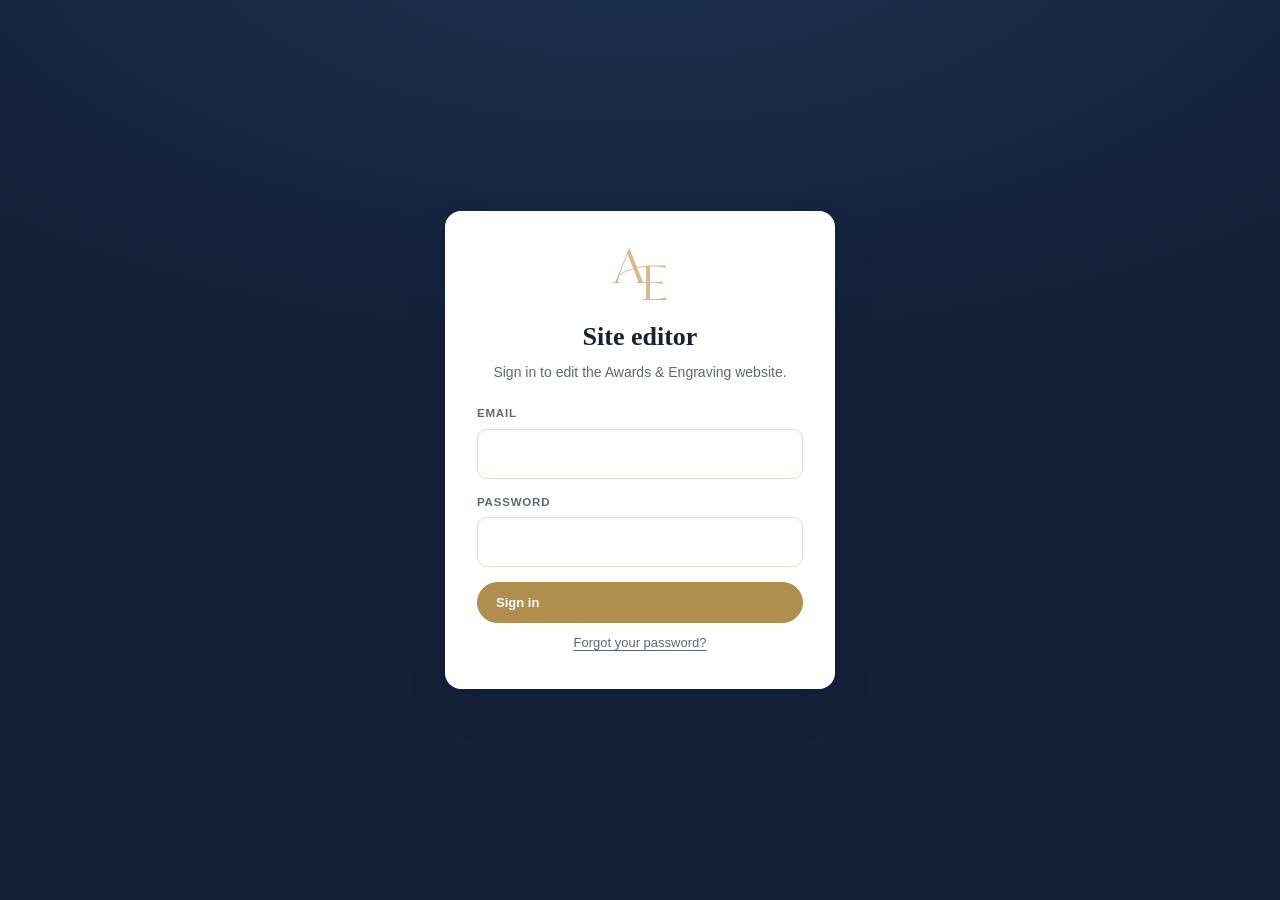
<file: admin/index.html>
<!DOCTYPE html>
<html lang="en">
<head>
<meta charset="UTF-8" />
<meta name="viewport" content="width=device-width, initial-scale=1.0" />
<meta name="robots" content="noindex, nofollow" />
<title>Site editor — Awards &amp; Engraving</title>
<link rel="icon" href="/assets/favicon.svg" />
<link rel="stylesheet" href="/assets/fonts.css" />
<link rel="stylesheet" href="/admin/admin.css?v=20260903" />
</head>
<body>

<!-- ── login ───────────────────────────────────────────────────────────── -->
<div class="login" id="loginView" hidden>
  <form class="login-card" id="loginForm">
    <img class="login-logo" src="/assets/ae-logomark-gold.svg" alt="" />
    <h1>Site editor</h1>
    <p class="muted">Sign in to edit the Awards &amp; Engraving website.</p>
    <label for="email">Email</label>
    <input id="email" type="email" autocomplete="username" required />
    <label for="password">Password</label>
    <input id="password" type="password" autocomplete="current-password" required />
    <button class="btn-gold" type="submit" id="loginBtn">Sign in</button>
    <button class="login-link" type="button" id="forgotBtn">Forgot your password?</button>
    <p class="login-err" id="loginErr" hidden></p>
    <p class="login-ok" id="loginOk" hidden></p>
  </form>

  <!-- Shown when arriving from a reset email (Supabase puts a recovery token
       in the URL fragment). Lets the user set a new password without us ever
       seeing it. -->
  <form class="login-card" id="resetForm" hidden>
    <img class="login-logo" src="/assets/ae-logomark-gold.svg" alt="" />
    <h1>Choose a password</h1>
    <p class="muted">Pick something you'll remember — at least 8 characters.</p>
    <label for="newPass">New password</label>
    <input id="newPass" type="password" autocomplete="new-password" minlength="8" required />
    <label for="newPass2">Type it again</label>
    <input id="newPass2" type="password" autocomplete="new-password" minlength="8" required />
    <button class="btn-gold" type="submit" id="resetBtn">Save password</button>
    <p class="login-err" id="resetErr" hidden></p>
  </form>
</div>

<!-- ── app ─────────────────────────────────────────────────────────────── -->
<div class="app" id="appView" hidden>
  <aside class="side">
    <div class="side-brand">
      <img src="/assets/ae-logomark-gold.svg" alt="" />
      <span>Site editor</span>
    </div>
    <nav class="side-nav" id="sideNav"></nav>
    <div class="side-foot">
      <span class="avatar" id="whoInitial">?</span>
      <span class="who-wrap">
        <span class="who" id="whoAmI"></span>
        <button class="linkish" id="signOut" type="button">Sign out</button>
      </span>
    </div>
  </aside>

  <main class="main" id="main">
    <div class="loading">Loading…</div>
  </main>
</div>

<div class="toasts" id="toasts" aria-live="polite"></div>

<script src="/site-config.js"></script>
<script src="/assets/sentry.js"></script>
<script src="/site-lists.js"></script>
<script src="/admin/icons.js"></script>
<script src="/admin/verses.js"></script>
<script src="/admin/crop.js"></script>
<script src="/admin/admin.js?v=20260903"></script>
</body>
</html>
</file>
<file: assets/fonts.css>
/* Awards & Engraving — self-hosted webfonts (brand-substitute set)
   IvyPresto Display -> Cormorant Garamond | Centra No2 -> Inter | Pitch -> Space Grotesk */

@font-face{font-family:'Cormorant Garamond';font-style:italic;font-weight:500;font-display:swap;src:url('/assets/fonts/cormorantgaramond-500-i.woff2') format('woff2')}
@font-face{font-family:'Cormorant Garamond';font-style:italic;font-weight:600;font-display:swap;src:url('/assets/fonts/cormorantgaramond-600-i.woff2') format('woff2')}
@font-face{font-family:'Cormorant Garamond';font-style:normal;font-weight:400;font-display:swap;src:url('/assets/fonts/cormorantgaramond-400.woff2') format('woff2')}
@font-face{font-family:'Cormorant Garamond';font-style:normal;font-weight:500;font-display:swap;src:url('/assets/fonts/cormorantgaramond-500.woff2') format('woff2')}
@font-face{font-family:'Cormorant Garamond';font-style:normal;font-weight:600;font-display:swap;src:url('/assets/fonts/cormorantgaramond-600.woff2') format('woff2')}
@font-face{font-family:'Inter';font-style:normal;font-weight:400;font-display:swap;src:url('/assets/fonts/inter-400.woff2') format('woff2')}
@font-face{font-family:'Inter';font-style:normal;font-weight:500;font-display:swap;src:url('/assets/fonts/inter-500.woff2') format('woff2')}
@font-face{font-family:'Inter';font-style:normal;font-weight:600;font-display:swap;src:url('/assets/fonts/inter-600.woff2') format('woff2')}
@font-face{font-family:'Inter';font-style:normal;font-weight:700;font-display:swap;src:url('/assets/fonts/inter-700.woff2') format('woff2')}
@font-face{font-family:'Space Grotesk';font-style:normal;font-weight:400;font-display:swap;src:url('/assets/fonts/spacegrotesk-400.woff2') format('woff2')}
@font-face{font-family:'Space Grotesk';font-style:normal;font-weight:500;font-display:swap;src:url('/assets/fonts/spacegrotesk-500.woff2') format('woff2')}
@font-face{font-family:'Space Grotesk';font-style:normal;font-weight:600;font-display:swap;src:url('/assets/fonts/spacegrotesk-600.woff2') format('woff2')}
@font-face{font-family:'Space Grotesk';font-style:normal;font-weight:700;font-display:swap;src:url('/assets/fonts/spacegrotesk-700.woff2') format('woff2')}
</file>
<file: admin/admin.css>
/* Awards & Engraving — site editor.
   Plain CSS, no build. Light UI on purpose: this is used in daylight in a shop,
   where the dark marketing palette is hard to read for long stretches. */
:root{
  --navy:#132038; --navy-2:#1b2b48; --gold:#b08e4e; --gold-2:#d3b878;
  --ink:#182231; --ink-soft:#5d6879; --ink-mute:#8b95a5;
  --line:#e3ddcf; --line-2:#f0ebe0; --paper:#faf8f3; --card:#fff;
  --ok:#2e7d5b; --warn:#a4681c; --err:#b3402e;
  --serif:"Zodiak",Georgia,serif; --sans:"General Sans",-apple-system,BlinkMacSystemFont,sans-serif;
  --sh:0 1px 2px rgba(19,32,56,.05),0 6px 20px rgba(19,32,56,.06);
  --sh-lg:0 2px 4px rgba(19,32,56,.06),0 18px 42px rgba(19,32,56,.10);
}
*{box-sizing:border-box;margin:0;padding:0}
body{font-family:var(--sans);background:var(--paper);color:var(--ink);line-height:1.5;-webkit-font-smoothing:antialiased}
button,input,select,textarea{font:inherit;color:inherit}
[hidden]{display:none!important}
.ic{width:18px;height:18px;flex:0 0 auto}

/* ---------------- login ---------------- */
.login{min-height:100dvh;display:grid;place-items:center;padding:24px;
  background:radial-gradient(120% 80% at 50% -10%,#1e3252 0%,var(--navy) 60%)}
.login-card{width:100%;max-width:390px;background:var(--card);border-radius:16px;padding:36px 32px;box-shadow:var(--sh-lg);display:flex;flex-direction:column}
.login-logo{width:54px;height:54px;object-fit:contain;margin:0 auto 16px}
.login-card h1{font-family:var(--serif);font-size:26px;text-align:center}
.login-card .muted{text-align:center;color:var(--ink-soft);font-size:14px;margin:6px 0 22px}
.login-card label{font-size:11.5px;font-weight:600;letter-spacing:.07em;text-transform:uppercase;color:var(--ink-soft);margin-bottom:6px}
.login-card input{border:1px solid var(--line);border-radius:10px;padding:12px 13px;margin-bottom:15px;background:#fff}
.login-card input:focus{outline:2px solid var(--gold-2);outline-offset:1px;border-color:var(--gold)}
.login-err{margin-top:12px;color:var(--err);font-size:13.5px;text-align:center}

/* ---------------- shell ---------------- */
.app{display:grid;grid-template-columns:250px 1fr;min-height:100dvh}
.side{background:var(--navy);color:#f0e7d3;display:flex;flex-direction:column;padding:18px 12px;position:sticky;top:0;height:100dvh}
.side-brand{display:flex;align-items:center;gap:10px;padding:6px 8px 16px;font-family:var(--serif);font-size:16.5px}
.side-brand img{width:30px;height:30px;object-fit:contain}
.side-nav{display:flex;flex-direction:column;gap:1px;flex:1;overflow-y:auto}
/* Group headings are the map of the whole panel — at 10px/40% they were
   effectively invisible and people scanned straight past them into the wrong
   section. Bigger, brighter, in the brand gold, with a rule above so each
   group reads as its own block rather than more list items. */
.side-nav .grp{
  font-size:11.5px;
  font-weight:700;
  letter-spacing:.16em;
  text-transform:uppercase;
  color:var(--gold);
  padding:9px 10px 7px;
  margin-top:16px;
  border-top:1px solid rgba(255,255,255,.13);
}
.side-nav .grp:first-of-type{margin-top:10px}
.side-nav button{display:flex;align-items:center;gap:10px;text-align:left;background:none;border:0;
  color:rgba(240,231,211,.82);padding:9px 10px;border-radius:9px;cursor:pointer;font-size:13.5px;transition:.15s}
.side-nav button .ic{opacity:.75}
.side-nav button:hover{background:rgba(255,255,255,.07);color:#fff}
.side-nav button:hover .ic{opacity:1}
.side-nav button[aria-current="true"]{background:var(--gold);color:var(--navy);font-weight:600}
.side-nav button[aria-current="true"] .ic{opacity:1}
.side-foot{border-top:1px solid rgba(255,255,255,.12);padding-top:12px;margin-top:8px;display:flex;align-items:center;gap:10px}
.avatar{flex:0 0 34px;width:34px;height:34px;border-radius:50%;background:var(--gold);color:var(--navy);
  display:grid;place-items:center;font-family:var(--serif);font-weight:700;font-size:15px}
.who-wrap{min-width:0;display:flex;flex-direction:column}
.who{font-size:11.5px;color:rgba(240,231,211,.62);overflow:hidden;text-overflow:ellipsis;white-space:nowrap}
.linkish{background:none;border:0;color:var(--gold-2);cursor:pointer;font-size:12.5px;text-align:left;padding:0;text-decoration:underline}
.main{min-width:0;display:flex;flex-direction:column}
.loading{padding:40px;color:var(--ink-soft)}

/* ---------------- dashboard ---------------- */
.dash-top{display:flex;align-items:center;justify-content:space-between;gap:26px;flex-wrap:wrap;
  padding:30px 30px 26px;background:linear-gradient(135deg,var(--navy) 0%,var(--navy-2) 100%);color:#f0e7d3}
.dash-hello .eyebrow-sm{font-size:11px;letter-spacing:.16em;text-transform:uppercase;color:var(--gold-2);margin-bottom:4px}
.dash-hello h1{font-family:var(--serif);font-size:34px;line-height:1.1}
.dash-hello .signed{display:flex;align-items:center;gap:7px;font-size:12.5px;color:rgba(240,231,211,.66);margin-top:8px}
.dash-hello .signed b{color:#f0e7d3;font-weight:600}
.dash-hello .dot{width:7px;height:7px;border-radius:50%;background:#5ad19a;box-shadow:0 0 0 3px rgba(90,209,154,.2)}
.verse{max-width:390px;border-left:2px solid var(--gold);padding:4px 0 4px 16px}
.verse blockquote{font-family:var(--serif);font-style:italic;font-size:15px;line-height:1.5;color:rgba(240,231,211,.9)}
.verse figcaption{font-size:11.5px;letter-spacing:.1em;text-transform:uppercase;color:var(--gold-2);margin-top:8px}

.dash-pad{padding:22px 30px 0}
.dash-h{font-family:var(--serif);font-size:16px;margin-bottom:12px;display:flex;align-items:center;gap:8px;color:var(--ink)}
.dash-h .ic{width:16px;height:16px;color:var(--gold)}
.dash-search{width:100%;display:flex;align-items:center;gap:11px;background:var(--card);border:1px solid var(--line);
  border-radius:12px;padding:14px 16px;cursor:pointer;color:var(--ink-soft);font-size:14.5px;box-shadow:var(--sh);transition:.18s}
.dash-search:hover{border-color:var(--gold);color:var(--ink)}
.dash-search .ic{color:var(--gold)}
.dash-search span{flex:1;text-align:left}
.dash-search kbd{font-family:var(--sans);font-size:11px;border:1px solid var(--line);border-radius:6px;padding:3px 7px;color:var(--ink-mute);background:var(--paper)}

.quick{display:grid;grid-template-columns:repeat(auto-fit,minmax(220px,1fr));gap:12px}
.quick-card{display:flex;align-items:center;gap:12px;background:var(--card);border:1px solid var(--line);border-radius:12px;
  padding:14px;cursor:pointer;text-align:left;box-shadow:var(--sh);transition:.18s}
.quick-card:hover{border-color:var(--gold);transform:translateY(-2px);box-shadow:var(--sh-lg)}
.quick-ic{flex:0 0 38px;width:38px;height:38px;border-radius:10px;display:grid;place-items:center}
.quick-tx{display:flex;flex-direction:column;min-width:0}
.quick-tx b{font-size:13.5px}
.quick-tx small{font-size:11.5px;color:var(--ink-soft)}
.tint-sky{background:#e4f1fb;color:#2b6ea8}
.tint-amber{background:#fdf2df;color:#a4681c}
.tint-green{background:#e5f3ec;color:#2e7d5b}
.tint-violet{background:#eeeafc;color:#5b46a8}
.tint-red{background:#fbe9e6;color:#b3402e}

.cards{display:grid;grid-template-columns:repeat(auto-fill,minmax(216px,1fr));gap:12px}
.card{border:1px solid var(--line);border-radius:14px;background:var(--card);padding:16px;text-align:left;cursor:pointer;box-shadow:var(--sh);transition:.18s}
.card:hover{border-color:var(--gold);transform:translateY(-2px);box-shadow:var(--sh-lg)}
.card-top{display:flex;align-items:center;justify-content:space-between;margin-bottom:11px}
.card-ic{width:36px;height:36px;border-radius:10px;background:rgba(176,142,78,.12);color:var(--gold);display:grid;place-items:center}
.card-go{width:15px;height:15px;color:var(--ink-mute)}
.card:hover .card-go{color:var(--gold)}
.card h4{font-family:var(--serif);font-size:16px;margin-bottom:3px}
.card p{font-size:12.5px;color:var(--ink-soft);line-height:1.45}
.card-path{display:inline-block;margin-top:9px;font-size:11px;color:var(--ink-mute);background:var(--paper);border:1px solid var(--line-2);border-radius:5px;padding:2px 6px}

.dash-two{display:grid;grid-template-columns:1fr 1fr;gap:22px;padding-bottom:40px}
.panel{list-style:none;border:1px solid var(--line);border-radius:14px;background:var(--card);overflow:hidden;box-shadow:var(--sh)}
.panel li{display:flex;gap:11px;align-items:flex-start;padding:12px 14px;border-top:1px solid var(--line-2);font-size:13px}
.panel li:first-child{border-top:0}
.panel li b{font-size:13px;display:block}
.panel li p{font-size:12px;color:var(--ink-soft);margin-top:1px}
.panel .when{margin-left:auto;font-size:11.5px;color:var(--ink-mute);white-space:nowrap}
.act-ic{flex:0 0 28px;width:28px;height:28px;border-radius:8px;display:grid;place-items:center}
.act-ic .ic{width:15px;height:15px}

/* ---------------- page header ---------------- */
.head{display:flex;align-items:flex-start;justify-content:space-between;gap:18px;padding:20px 28px 16px;border-bottom:1px solid var(--line-2);background:var(--card)}
.crumb{font-size:11.5px;color:var(--ink-mute);margin-bottom:5px}
.crumb a{color:var(--ink-soft);text-decoration:none}
.crumb a:hover{color:var(--gold)}
.crumb .sep{margin:0 6px}
.head h2{font-family:var(--serif);font-size:23px;line-height:1.2}
.head p{color:var(--ink-soft);font-size:13px;margin-top:4px;max-width:64ch}
.head-actions{display:flex;align-items:center;gap:10px;flex:0 0 auto}
.status{font-size:12.5px;color:var(--ink-soft);white-space:nowrap}
.status.dirty{color:var(--warn);font-weight:600}
.status.saved{color:var(--ok);font-weight:600}

.btn-gold{display:inline-flex;align-items:center;gap:7px;background:var(--gold);color:#fff;border:1px solid var(--gold);
  border-radius:100px;padding:10px 18px;font-weight:700;font-size:13px;cursor:pointer;transition:.2s}
.btn-gold:hover:not(:disabled){background:#c39c58}
.btn-gold:disabled{opacity:.4;cursor:not-allowed}
.btn-line{display:inline-flex;align-items:center;gap:7px;background:#fff;color:var(--ink);border:1px solid var(--line);border-radius:100px;padding:9px 15px;font-size:13px;cursor:pointer}
.btn-line:hover{border-color:var(--gold)}
.btn-sm{padding:6px 12px;font-size:12px;border-radius:8px}
.icobtn{display:grid;place-items:center;width:32px;height:32px;border:1px solid var(--line);background:#fff;border-radius:8px;cursor:pointer;color:var(--ink-soft)}
.icobtn:hover{border-color:var(--gold);color:var(--gold)}
.icobtn.on{background:var(--navy);border-color:var(--navy);color:var(--gold-2)}

/* ---------------- two-pane editor ---------------- */
.split{display:grid;grid-template-columns:minmax(0,470px) minmax(0,1fr);flex:1;min-height:0}
.pane-form{overflow-y:auto;padding:20px 24px 80px;border-right:1px solid var(--line-2);max-height:calc(100dvh - 96px)}
.pane-prev{position:relative;background:#eae4d7;display:flex;flex-direction:column;min-width:0}
.prev-bar{display:flex;align-items:center;gap:8px;padding:8px 12px;border-bottom:1px solid var(--line);background:var(--card)}
.prev-bar strong{font-size:13px}
.prev-bar .follow{font-size:11.5px;color:var(--gold);font-weight:600}
.prev-bar .sp{flex:1}
/* Absolutely positioned so a 1280px iframe cannot inflate its own container and
   defeat the width measurement used to scale it. */
.prev-wrap{position:relative;flex:1;overflow:hidden}
.prev-frame{position:absolute;top:16px;left:50%;background:#fff;box-shadow:var(--sh-lg);border:1px solid var(--line);transform-origin:top center}
.prev-frame iframe{border:0;display:block}

.sec{margin-bottom:22px;border:1px solid var(--line-2);border-radius:12px;background:var(--card);padding:14px;box-shadow:var(--sh)}
.sec h3{font-family:var(--serif);font-size:15.5px;margin-bottom:12px;display:flex;align-items:center;gap:8px}
.sec h3 .ic{width:15px;height:15px;color:var(--gold)}
.sec h3 .cnt{margin-left:auto;font-family:var(--sans);font-size:11px;font-weight:600;color:var(--ink-mute);background:var(--paper);border:1px solid var(--line-2);border-radius:100px;padding:2px 8px}

.field{margin-bottom:14px;padding-bottom:12px;border-bottom:1px dashed var(--line-2)}
.field:last-child{margin-bottom:0;padding-bottom:0;border-bottom:0}
.field label{display:block;font-size:11.5px;font-weight:600;letter-spacing:.04em;color:var(--ink-soft);margin-bottom:5px}
.field .sub{display:flex;align-items:center;gap:6px;font-size:11.5px;color:var(--ink-mute);margin-top:6px}
.field .sub .ic{width:13px;height:13px}
.field input[type=text],.field textarea{width:100%;border:1px solid var(--line);border-radius:9px;padding:9px 11px;background:#fff;font-size:13.5px}
.field textarea{min-height:84px;resize:vertical;line-height:1.6}
.field input:focus,.field textarea:focus{outline:2px solid var(--gold-2);outline-offset:1px;border-color:var(--gold)}
.count{float:right;font-size:10.5px;color:var(--ink-mute);font-weight:400;letter-spacing:0}
.hint{font-size:12.5px;color:var(--ink-soft);margin-bottom:14px}
.peek{display:inline-flex;align-items:center;gap:5px;margin-top:7px;background:none;border:0;color:var(--ink-mute);font-size:11.5px;cursor:pointer;padding:0}
.peek .ic{width:13px;height:13px}
.peek:hover{color:var(--gold)}

.rt-tools{display:flex;flex-wrap:wrap;gap:4px;border:1px solid var(--line);border-bottom:0;border-radius:9px 9px 0 0;padding:5px;background:#fbf9f4}
.rt-tools button{background:#fff;border:1px solid var(--line);border-radius:6px;min-width:28px;height:26px;padding:0 7px;cursor:pointer;font-size:12px}
.rt-tools button:hover{border-color:var(--gold)}
.rt{border:1px solid var(--line);border-radius:0 0 9px 9px;padding:11px;min-height:110px;background:#fff;line-height:1.6;font-size:13.5px}
.rt:focus{outline:2px solid var(--gold-2);outline-offset:1px}
.rt p{margin:0 0 .6em}.rt h2,.rt h3{font-family:var(--serif);margin:.4em 0 .25em}
.rt ul,.rt ol{margin:0 0 .6em 1.2em}

.img-slot{display:flex;gap:12px;align-items:flex-start;border:1px solid var(--line);border-radius:10px;padding:10px;background:#fff}
.img-thumb{flex:0 0 84px;width:84px;height:84px;border-radius:8px;object-fit:cover;background:var(--line-2);border:1px solid var(--line)}
.img-side{flex:1;min-width:0;font-size:12px}
.prog{height:5px;background:var(--line-2);border-radius:3px;overflow:hidden;margin-top:8px}
.prog i{display:block;height:100%;background:var(--gold);width:0;transition:width .2s}

/* ---------------- lists ---------------- */
.rows{display:flex;flex-direction:column;gap:9px}
.row{border:1px solid var(--line);border-radius:11px;background:#fff;box-shadow:var(--sh)}
.row-top{display:flex;align-items:center;gap:10px;padding:11px 12px;cursor:pointer}
.row-top b{font-size:13.5px}
.row-top .meta{font-size:12px;color:var(--ink-soft)}
.row-top .sp{flex:1}
.av{flex:0 0 28px;width:28px;height:28px;border-radius:50%;color:#fff;display:grid;place-items:center;font-family:var(--serif);font-weight:700;font-size:13px}
.row-body{border-top:1px solid var(--line-2);padding:13px}
.checks{display:flex;flex-direction:column;gap:7px;margin:10px 0}
.checks label{display:flex;align-items:center;gap:8px;font-size:13px;color:var(--ink)}
.rowacts{display:flex;gap:8px;margin-top:6px}
.pill{display:inline-flex;align-items:center;gap:5px;font-size:10.5px;font-weight:700;letter-spacing:.05em;text-transform:uppercase;padding:3px 9px;border-radius:100px;border:1px solid var(--line)}
.pill .ic{width:12px;height:12px}
.pill.on{background:#e8f3ec;border-color:#bcdcc9;color:var(--ok)}
.pill.off{background:#f3f0e9;color:var(--ink-mute)}
.pill.feat{background:#fdf3e0;border-color:#e8d3a6;color:var(--warn)}

/* ---------------- ⌘K palette ---------------- */
.pal-overlay{position:fixed;inset:0;background:rgba(19,32,56,.42);backdrop-filter:blur(3px);display:grid;place-items:start center;padding-top:12vh;z-index:80}
.pal{width:min(560px,92vw);background:#fff;border-radius:14px;box-shadow:var(--sh-lg);overflow:hidden}
.pal-in{display:flex;align-items:center;gap:10px;padding:14px 16px;border-bottom:1px solid var(--line-2)}
.pal-in .ic{color:var(--gold)}
.pal-in input{flex:1;border:0;outline:0;font-size:15px}
.pal-list{max-height:52vh;overflow-y:auto;padding:6px}
.pal-row{width:100%;display:flex;align-items:center;gap:11px;background:none;border:0;padding:10px 11px;border-radius:9px;cursor:pointer;text-align:left}
.pal-row:hover,.pal-row:focus{background:var(--paper)}
.pal-row .ic{color:var(--gold)}
.pal-row b{display:block;font-size:13.5px}
.pal-row small{font-size:11.5px;color:var(--ink-soft)}

/* ---------------- toasts ---------------- */
.toasts{position:fixed;right:16px;bottom:16px;display:flex;flex-direction:column;gap:8px;z-index:90}
.toast{display:flex;align-items:center;gap:9px;background:var(--navy);color:#f0e7d3;padding:11px 15px;border-radius:11px;box-shadow:var(--sh-lg);font-size:13.5px;max-width:400px}
.toast .ic{color:#5ad19a}
.toast.err{background:var(--err)}
.toast.err .ic{color:#fff}
.toast a{color:var(--gold-2);margin-left:auto;white-space:nowrap}

@media (max-width:1100px){ .dash-two{grid-template-columns:1fr} }
@media (max-width:900px){
  .app{grid-template-columns:1fr}
  .side{position:static;height:auto;flex-direction:row;align-items:center;gap:8px;padding:10px;overflow-x:auto}
  .side-brand{padding:0 8px 0 0}.side-brand span{display:none}
  .side-nav{flex-direction:row;flex:1;overflow-x:auto}
  /* Nav is a horizontal icon strip here — the heading text won't fit, but the
     grouping still should, so it becomes a vertical divider instead. */
  .side-nav .grp{
    font-size:0; padding:0; margin:0 4px;
    border-top:0; border-left:1px solid rgba(255,255,255,.16);
    align-self:stretch;
  }
  .side-nav .grp:first-of-type{border-left:0;margin:0}
  .side-nav button span{display:none}
  .side-nav button{padding:9px}
  .side-foot{border:0;margin:0;padding:0}.who-wrap{display:none}
  .split{grid-template-columns:1fr}
  .pane-form{max-height:none;border-right:0}
  .pane-prev{display:none}
  .dash-top{padding:20px}
  .dash-hello h1{font-size:26px}
}

/* ---------------- crop dialog ---------------- */
.crop-overlay{position:fixed;inset:0;background:rgba(19,32,56,.55);backdrop-filter:blur(3px);display:grid;place-items:center;z-index:95;padding:20px}
.crop-box{background:#fff;border-radius:16px;box-shadow:var(--sh-lg);padding:22px;max-width:min(560px,94vw)}
.crop-box h3{font-family:var(--serif);font-size:19px;margin-bottom:4px}
.crop-hint{font-size:12.5px;color:var(--ink-soft);margin-bottom:14px}
.crop-canvas{display:block;margin:0 auto;border-radius:10px;cursor:grab;background:var(--paper);max-width:100%}
.crop-canvas:active{cursor:grabbing}
.crop-tools{display:flex;align-items:center;gap:10px;margin:14px 0 4px;font-size:12px;color:var(--ink-soft)}
.crop-zoom{flex:1;accent-color:var(--gold)}
.crop-acts{display:flex;justify-content:flex-end;gap:9px;margin-top:14px}

/* ---- Portfolio pictures --------------------------------------------------
   A card grid rather than a list: the photo *is* the row. The old layout put a
   36px thumbnail on the left and the status pills hard right, leaving a wide
   dead band across the middle of every row and making a picture manager read
   like a spreadsheet. */
.pf-grid{
  display:grid; gap:16px;
  grid-template-columns:repeat(auto-fill,minmax(190px,1fr));
  align-items:start;
}
.pf-card{
  border:1px solid var(--line);
  border-radius:12px; overflow:hidden;
  background:var(--card); box-shadow:var(--sh);
  transition:border-color .15s,transform .15s;
}
.pf-card:hover{border-color:var(--gold);transform:translateY(-2px)}
.pf-card.is-hidden .pf-shot img{opacity:.35;filter:grayscale(1)}

/* Selected card takes the full grid width and reveals the editor beneath. */
.pf-card.is-open{grid-column:1/-1;transform:none;border-color:var(--gold)}
.pf-card.is-open .pf-head{display:flex;align-items:center;gap:14px;text-align:left}
.pf-card.is-open .pf-shot{width:96px;flex:none}
.pf-card.is-open .pf-cap{padding:0}

.pf-head{
  display:block; width:100%; padding:0; margin:0;
  background:none; border:0; color:inherit; font:inherit;
  cursor:pointer; text-align:left;
}
.pf-shot{position:relative;display:block}
.pf-shot img{
  width:100%; aspect-ratio:4/5; object-fit:cover; display:block;
  background:var(--line-2);
}
.pf-badges{position:absolute;top:8px;left:8px;display:flex;flex-wrap:wrap;gap:5px}
.pf-badge{
  font-size:9.5px;font-weight:700;letter-spacing:.08em;text-transform:uppercase;
  padding:3px 7px;border-radius:100px;backdrop-filter:blur(4px);
}
.pf-badge.feat{background:rgba(176,142,78,.92);color:#132038}
.pf-badge.off{background:rgba(19,32,56,.88);color:#f0e7d3}
.pf-cap{padding:9px 10px 11px;display:flex;flex-direction:column;gap:2px}
.pf-cap b{font-size:13.5px;font-weight:700;color:var(--ink);line-height:1.25}
.pf-cap span{font-size:12px;color:var(--ink-soft)}

.pf-body{padding:0 14px 14px;border-top:1px solid var(--line)}
.pf-form{display:grid;grid-template-columns:180px 1fr;gap:18px;padding-top:14px}
@media (max-width:700px){.pf-form{grid-template-columns:1fr}}
.pf-form-fields{display:flex;flex-direction:column;gap:10px}
.pf-preview{
  width:100%; aspect-ratio:4/5; object-fit:cover;
  border-radius:9px; display:block; margin-bottom:8px;
  background:var(--line-2);
}
.pf-acts{display:flex;align-items:center;gap:8px;flex-wrap:wrap;padding-top:14px}
.pf-acts .sp{flex:1}
.btn-line.danger:hover{border-color:#c2564e;color:#e4938c}

/* ---- Photo library -------------------------------------------------------
   Fixed-height tiles so a portrait phone photo and a wide storefront shot sit
   on the same grid line. */
.media-grid{
  display:grid; gap:14px;
  grid-template-columns:repeat(auto-fill,minmax(180px,1fr));
  margin-top:14px;
}
.media-tile{
  margin:0; border-radius:12px; overflow:hidden;
  background:var(--card); box-shadow:var(--sh);
  border:1px solid var(--line);
  display:flex; flex-direction:column;
}
.media-tile img{
  width:100%; height:150px; object-fit:cover; display:block;
  background:var(--line-2);
}
.media-tile figcaption{
  display:flex; align-items:center; gap:8px; flex-wrap:wrap;
  padding:9px 10px 7px; font-size:12px;
}
.media-tile .media-meta{color:var(--ink-soft)}
.media-tile .rowacts{display:flex; gap:6px}

/* Section headings on the Photos screen */
.media-h{font-family:var(--serif,serif);font-size:18px;margin:26px 0 2px;color:var(--ink)}
.media-h:first-child{margin-top:4px}
/* Built-in photos are read-only — dim them slightly so the difference from
   the client's own uploads is visible at a glance. */
.media-tile.is-builtin{opacity:.78}
.media-tile.is-builtin img{height:120px}
.media-tile.is-builtin:hover{opacity:1}

/* ---- Page tabs -----------------------------------------------------------
   Portfolio and Reviews each own a page AND a list of things. They used to be
   two sidebar entries; now they are one screen with two tabs. */
.tabs{display:flex;gap:2px;padding:0 24px;border-bottom:1px solid var(--line);background:var(--card)}
.tabs .tab{
  background:none;border:0;cursor:pointer;font:inherit;font-size:13.5px;font-weight:600;
  color:var(--ink-soft);padding:11px 14px;border-bottom:2px solid transparent;margin-bottom:-1px;
  transition:color .15s,border-color .15s;
}
.tabs .tab:hover{color:var(--ink)}
.tabs .tab.on{color:var(--ink);border-bottom-color:var(--gold)}
.toolbar{display:flex;align-items:center;gap:12px;margin-bottom:14px}
.toolbar .sp{flex:1}
.toolbar .hint{margin:0}

/* Forgot-password link and the success line on the sign-in card. */
.login-card .login-link{
  background:none;border:0;cursor:pointer;font:inherit;font-size:13px;
  color:var(--ink-soft);text-decoration:underline;text-underline-offset:3px;
  padding:10px 0 0;align-self:center;
}
.login-card .login-link:hover{color:var(--ink)}
.login-card .login-link:disabled{opacity:.6;cursor:default}
.login-ok{
  margin:12px 0 0;padding:10px 12px;border-radius:9px;font-size:13px;line-height:1.45;
  background:rgba(58,138,86,.1);border:1px solid rgba(58,138,86,.4);color:#2f6b45;
}

/* ---- Tag chip editor (services) ------------------------------------------
   Add with Enter, remove with ×, backspace on an empty input pops the last
   one. Beats asking a client to type comma-separated values. */
.tag-edit{
  display:flex;flex-wrap:wrap;gap:6px;align-items:center;
  border:1px solid var(--line);border-radius:9px;background:#fff;padding:7px 8px;min-height:42px;
}
.tag-edit input{border:0;outline:0;flex:1;min-width:150px;padding:4px 2px;font:inherit;background:none}
.tag-chip{
  display:inline-flex;align-items:center;gap:5px;
  background:var(--line-2);border:1px solid var(--line);border-radius:100px;
  padding:3px 4px 3px 10px;font-size:12.5px;color:var(--ink);
}
.tag-x{
  background:none;border:0;cursor:pointer;font-size:15px;line-height:1;
  color:var(--ink-mute);padding:0 4px;border-radius:100px;
}
.tag-x:hover{color:#c2564e}

/* ---- Services + vendors managers ---------------------------------------- */
.svc-form{display:grid;grid-template-columns:200px 1fr;gap:18px;padding-top:4px}
@media (max-width:760px){.svc-form{grid-template-columns:1fr}}
.svc-form-fields{display:flex;flex-direction:column;gap:10px}
.svc-preview{width:100%;aspect-ratio:4/3;object-fit:cover;border-radius:9px;display:block;margin-bottom:8px;background:var(--line-2)}
.svc-numeral{
  flex:none;width:26px;text-align:center;font-family:var(--serif,serif);
  font-size:13px;color:var(--gold);font-weight:700;
}
.two-up{display:grid;grid-template-columns:1fr 1fr;gap:10px}
@media (max-width:560px){.two-up{grid-template-columns:1fr}}
.ven-thumb{width:36px;height:36px;flex:none;object-fit:contain;border-radius:6px;background:var(--line-2)}
.ven-preview{width:120px;height:120px;object-fit:contain;border-radius:9px;display:block;margin-bottom:8px;background:var(--line-2)}
.ven-thumb:not([src]),.ven-thumb[src=""]{visibility:hidden}
.ven-preview:not([src]),.ven-preview[src=""]{display:none}

/* ---- Generic list manager ------------------------------------------------ */
.list-thumb{width:36px;height:36px;flex:none;object-fit:cover;border-radius:6px;background:var(--line-2)}
.list-thumb:not([src]),.list-thumb[src=""]{visibility:hidden}
.list-img{width:150px;max-height:150px;object-fit:contain;border-radius:9px;display:block;margin-bottom:8px;background:var(--line-2)}
.list-img:not([src]),.list-img[src=""]{display:none}
.inline-check{display:flex;align-items:center;gap:8px;font-size:13.5px;color:var(--ink)}

/* ============================================================
   Product catalog manager (hide / feature overrides)
   ============================================================ */
.cat-block{background:var(--card);border:1px solid var(--line);border-radius:12px;margin-bottom:10px;box-shadow:var(--sh);overflow:hidden}
.cat-block>summary{list-style:none;cursor:pointer;display:flex;align-items:baseline;gap:12px;padding:16px 18px;font-family:var(--serif)}
.cat-block>summary::-webkit-details-marker{display:none}
.cat-block>summary::before{content:"▸";color:var(--gold);font-family:var(--sans);transition:transform .2s;display:inline-block}
.cat-block[open]>summary::before{transform:rotate(90deg)}
.cat-block .cat-name{font-size:17px;font-weight:700;color:var(--ink)}
.cat-block .cat-meta{font-family:var(--sans);font-size:12.5px;color:var(--ink-mute);margin-left:auto}
.cat-inner{border-top:1px solid var(--line-2);padding:6px 18px 14px}
.cat-row{display:flex;align-items:center;gap:12px;padding:9px 0;border-bottom:1px solid var(--line-2)}
.cat-row:last-child{border-bottom:0}
.cat-row-top{border-bottom:2px solid var(--line);margin-bottom:4px}
.cat-row-top .cat-row-lbl{font-weight:700}
.cat-grp{padding-left:6px}
.cat-grp .cat-row-lbl{font-weight:600;color:var(--ink)}
.cat-cat{padding-left:22px}
.cat-cat .cat-row-lbl{color:var(--ink-soft)}
.cat-row-lbl{flex:1;font-family:var(--sans);font-size:14px}
.cat-row-n{font-family:var(--sans);font-size:12px;color:var(--ink-mute);min-width:44px;text-align:right}
.cat-manage{font-size:12px;white-space:nowrap}
/* the Shown/Hidden switch */
.cat-sw{display:inline-flex;align-items:center;gap:8px;cursor:pointer;user-select:none;min-width:96px;justify-content:flex-end}
.cat-sw input{appearance:none;-webkit-appearance:none;width:38px;height:22px;border-radius:100px;background:var(--ok);position:relative;cursor:pointer;transition:background .2s;flex:0 0 auto}
.cat-sw.off input{background:var(--ink-mute)}
.cat-sw input::after{content:"";position:absolute;top:2px;left:2px;width:18px;height:18px;border-radius:50%;background:#fff;transition:transform .2s;box-shadow:0 1px 3px rgba(0,0,0,.3)}
.cat-sw input:checked::after{transform:translateX(16px)}
.cat-sw-txt{font-family:var(--sans);font-size:12px;font-weight:600;color:var(--ok)}
.cat-sw.off .cat-sw-txt{color:var(--ink-mute)}
/* product grid in a category */
.cat-prod-grid{display:grid;grid-template-columns:repeat(auto-fill,minmax(150px,1fr));gap:12px}
.cat-prod{background:var(--card);border:1px solid var(--line);border-radius:11px;overflow:hidden;box-shadow:var(--sh);transition:opacity .2s}
.cat-prod.is-hidden{opacity:.42}
.cat-prod-media{position:relative;aspect-ratio:1;background:#fff;display:grid;place-items:center}
.cat-prod-media img{width:100%;height:100%;object-fit:contain;padding:10px}
.cat-star{position:absolute;top:7px;right:7px;width:30px;height:30px;border-radius:50%;border:1px solid var(--line);
  background:#fff;color:var(--ink-mute);font-size:15px;line-height:1;cursor:pointer;box-shadow:var(--sh);transition:all .2s}
.cat-star:hover{border-color:var(--gold)}
.cat-star.on{background:var(--gold-2);color:#fff;border-color:var(--gold-2)}
.cat-prod-body{padding:10px 11px 12px}
.cat-prod-name{font-family:var(--sans);font-size:12.5px;font-weight:600;color:var(--ink);line-height:1.3;
  display:-webkit-box;-webkit-line-clamp:2;-webkit-box-orient:vertical;overflow:hidden;min-height:2.6em}
.cat-prod-sku{font-family:var(--sans);font-size:11px;color:var(--ink-mute);margin:4px 0 9px}
.cat-eye{width:100%;font-family:var(--sans);font-size:12px;font-weight:600;color:var(--ink);
  background:var(--paper);border:1px solid var(--line);border-radius:8px;padding:7px;cursor:pointer;transition:border-color .2s}
.cat-eye:hover{border-color:var(--gold)}
.cat-prod.is-hidden .cat-eye{color:var(--warn);border-color:var(--warn)}

/* ============================================================
   Lead conversion tracking (Quote requests)
   ============================================================ */
.lead-summary{display:flex;gap:12px;margin:0 0 16px;flex-wrap:wrap}
.lead-stat{flex:1 1 120px;background:var(--card);border:1px solid var(--line);border-radius:12px;padding:14px 16px;box-shadow:var(--sh)}
.lead-stat b{display:block;font-family:var(--serif);font-size:26px;color:var(--ink);line-height:1}
.lead-stat span{font-family:var(--sans);font-size:12px;color:var(--ink-mute);letter-spacing:.02em}
.lead-stat.won b{color:var(--ok)}
.lead-filters{display:flex;gap:8px;flex-wrap:wrap;margin:0 0 16px}
.lead-chip{font-family:var(--sans);font-size:12.5px;font-weight:600;color:var(--ink-soft);background:var(--card);
  border:1px solid var(--line);border-radius:100px;padding:7px 13px;cursor:pointer;transition:border-color .2s,background .2s,color .2s}
.lead-chip:hover{border-color:var(--gold)}
.lead-chip.on{background:var(--ink);color:#fff;border-color:var(--ink)}

/* status pill (in the row header) */
.st-pill{font-family:var(--sans);font-size:11px;font-weight:700;letter-spacing:.03em;border-radius:100px;padding:3px 10px;text-transform:uppercase}
.st-new{background:#e9eef7;color:#3a4a63}
.st-contacted{background:#fbeecd;color:#8a5a12}
.st-won{background:#d8efe2;color:#1e6b48}
.st-lost{background:#f3e0dd;color:#9a3b2c}

/* inline status dropdown */
.lead-status-sel{font-family:var(--sans);font-size:12.5px;font-weight:600;border:1px solid var(--line);
  border-radius:9px;padding:6px 26px 6px 10px;cursor:pointer;background:var(--card) no-repeat right 8px center;
  background-image:url("data:image/svg+xml,%3Csvg xmlns='http://www.w3.org/2000/svg' width='12' height='12' viewBox='0 0 24 24' fill='none' stroke='%238b95a5' stroke-width='2.4' stroke-linecap='round'%3E%3Cpath d='m6 9 6 6 6-6'/%3E%3C/svg%3E");
  -webkit-appearance:none;appearance:none}
.lead-status-sel:hover{border-color:var(--gold)}
.lead-status-sel.st-won{border-color:var(--ok);color:#1e6b48}
.lead-status-sel.st-lost{border-color:#c98a7f;color:#9a3b2c}
.lead-status-sel.st-contacted{border-color:#d9b874;color:#8a5a12}
</file>
